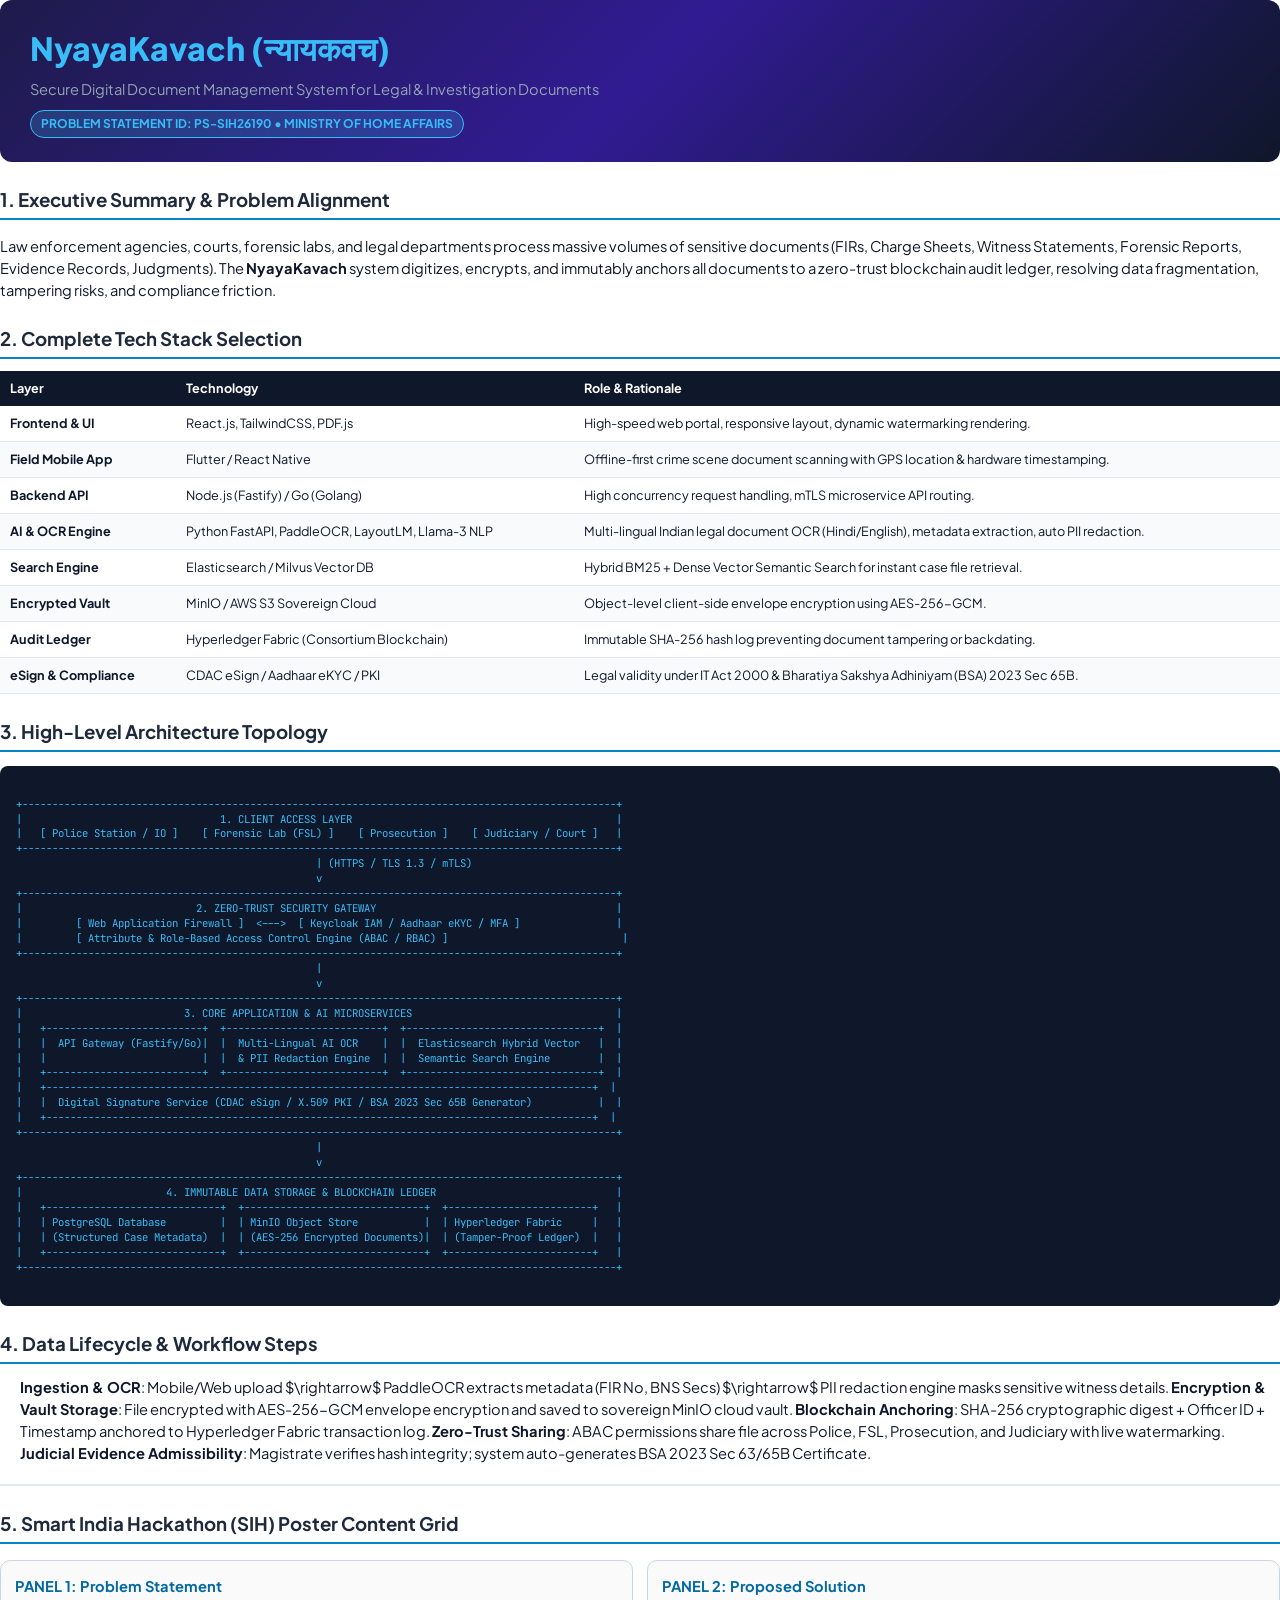
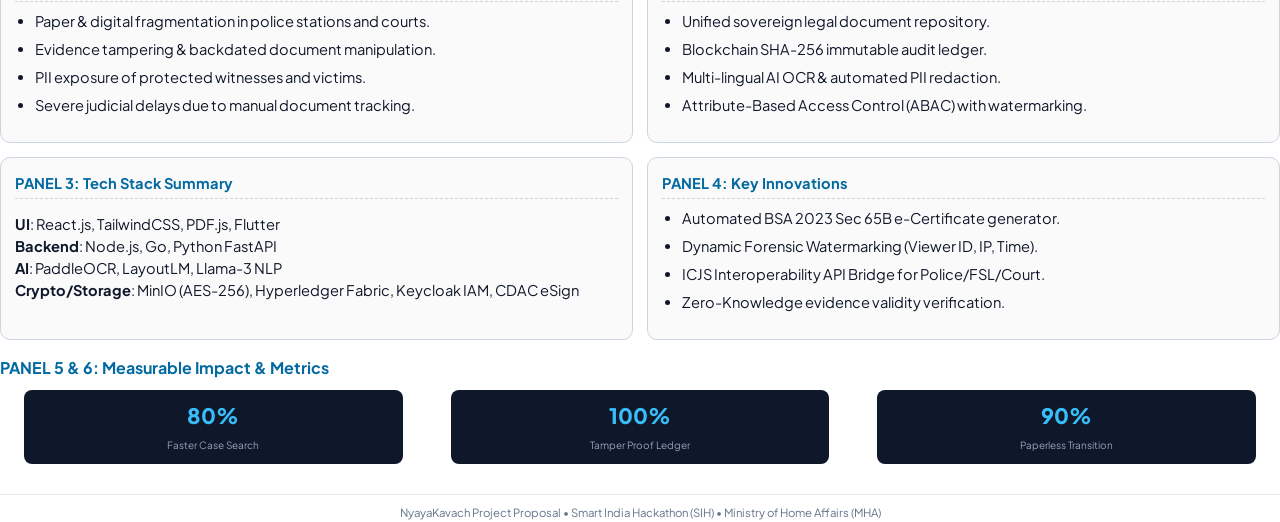
<file: generate_pdf.html>
<!DOCTYPE html>
<html lang="en">
<head>
  <meta charset="UTF-8">
  <title>NyayaKavach - Technical Solution & Poster Content (PS-SIH26190)</title>
  <style>
    @import url('https://fonts.googleapis.com/css2?family=Plus+Jakarta+Sans:wght@400;500;600;700;800&family=JetBrains+Mono:wght@400;500;600&display=swap');

    @page {
      size: A4 portrait;
      margin: 15mm;
    }

    body {
      font-family: 'Plus Jakarta Sans', sans-serif;
      color: #0f172a;
      line-height: 1.5;
      background: #ffffff;
      margin: 0;
      padding: 0;
      font-size: 11pt;
    }

    .page-break {
      page-break-before: always;
    }

    /* Cover / Header */
    .header-banner {
      background: linear-gradient(135deg, #1e1b4b, #311b92, #0f172a);
      color: #ffffff;
      padding: 24px 30px;
      border-radius: 12px;
      margin-bottom: 24px;
    }

    .header-banner h1 {
      font-size: 24pt;
      font-weight: 800;
      margin: 0 0 6px 0;
      color: #38bdf8;
    }

    .header-banner p {
      margin: 0;
      font-size: 11pt;
      color: #94a3b8;
    }

    .badge-pill {
      display: inline-block;
      background: rgba(56, 189, 248, 0.2);
      color: #38bdf8;
      border: 1px solid #38bdf8;
      padding: 4px 10px;
      border-radius: 20px;
      font-size: 9pt;
      font-weight: 700;
      margin-top: 10px;
    }

    h2 {
      font-size: 14pt;
      color: #1e293b;
      border-bottom: 2px solid #0284c7;
      padding-bottom: 4px;
      margin-top: 24px;
      margin-bottom: 12px;
    }

    h3 {
      font-size: 12pt;
      color: #0369a1;
      margin-top: 16px;
      margin-bottom: 8px;
    }

    p {
      margin-bottom: 10px;
    }

    ul, ol {
      margin-top: 0;
      margin-bottom: 12px;
      padding-left: 20px;
    }

    li {
      margin-bottom: 6px;
    }

    /* Tables */
    table {
      width: 100%;
      border-collapse: collapse;
      margin-top: 12px;
      margin-bottom: 16px;
      font-size: 9.5pt;
    }

    th {
      background: #0f172a;
      color: #ffffff;
      text-align: left;
      padding: 8px 10px;
      font-weight: 700;
    }

    td {
      padding: 8px 10px;
      border-bottom: 1px solid #e2e8f0;
    }

    tr:nth-child(even) {
      background: #f8fafc;
    }

    code {
      font-family: 'JetBrains Mono', monospace;
      background: #f1f5f9;
      color: #0284c7;
      padding: 2px 5px;
      border-radius: 4px;
      font-size: 8.5pt;
    }

    .diagram-box {
      background: #0f172a;
      color: #38bdf8;
      padding: 16px;
      border-radius: 8px;
      font-family: 'JetBrains Mono', monospace;
      font-size: 8pt;
      line-height: 1.4;
      white-space: pre;
      overflow-x: auto;
      margin: 14px 0;
    }

    /* Poster Grid Styling */
    .poster-grid {
      display: grid;
      grid-template-columns: 1fr 1fr;
      gap: 14px;
      margin-top: 16px;
    }

    .poster-panel {
      border: 1px solid #cbd5e1;
      border-radius: 10px;
      padding: 14px;
      background: #fafafa;
    }

    .poster-panel h4 {
      margin: 0 0 8px 0;
      color: #0369a1;
      font-size: 11pt;
      border-bottom: 1px dashed #cbd5e1;
      padding-bottom: 4px;
    }

    .metric-grid {
      display: flex;
      justify-content: space-around;
      text-align: center;
      margin-top: 10px;
    }

    .metric-box {
      background: #0f172a;
      color: #ffffff;
      padding: 10px;
      border-radius: 8px;
      width: 28%;
    }

    .metric-box .val {
      font-size: 16pt;
      font-weight: 800;
      color: #38bdf8;
      display: block;
    }

    .metric-box .lbl {
      font-size: 7.5pt;
      color: #94a3b8;
    }
  </style>
</head>
<body>

  <!-- PAGE 1: TECHNICAL SOLUTION -->
  <div class="header-banner">
    <h1>NyayaKavach (न्यायकवच)</h1>
    <p>Secure Digital Document Management System for Legal & Investigation Documents</p>
    <div class="badge-pill">PROBLEM STATEMENT ID: PS-SIH26190 • MINISTRY OF HOME AFFAIRS</div>
  </div>

  <h2>1. Executive Summary & Problem Alignment</h2>
  <p>Law enforcement agencies, courts, forensic labs, and legal departments process massive volumes of sensitive documents (FIRs, Charge Sheets, Witness Statements, Forensic Reports, Evidence Records, Judgments). The <strong>NyayaKavach</strong> system digitizes, encrypts, and immutably anchors all documents to a zero-trust blockchain audit ledger, resolving data fragmentation, tampering risks, and compliance friction.</p>

  <h2>2. Complete Tech Stack Selection</h2>
  <table>
    <thead>
      <tr>
        <th>Layer</th>
        <th>Technology</th>
        <th>Role & Rationale</th>
      </tr>
    </thead>
    <tbody>
      <tr>
        <td><strong>Frontend & UI</strong></td>
        <td>React.js, TailwindCSS, PDF.js</td>
        <td>High-speed web portal, responsive layout, dynamic watermarking rendering.</td>
      </tr>
      <tr>
        <td><strong>Field Mobile App</strong></td>
        <td>Flutter / React Native</td>
        <td>Offline-first crime scene document scanning with GPS location & hardware timestamping.</td>
      </tr>
      <tr>
        <td><strong>Backend API</strong></td>
        <td>Node.js (Fastify) / Go (Golang)</td>
        <td>High concurrency request handling, mTLS microservice API routing.</td>
      </tr>
      <tr>
        <td><strong>AI & OCR Engine</strong></td>
        <td>Python FastAPI, PaddleOCR, LayoutLM, Llama-3 NLP</td>
        <td>Multi-lingual Indian legal document OCR (Hindi/English), metadata extraction, auto PII redaction.</td>
      </tr>
      <tr>
        <td><strong>Search Engine</strong></td>
        <td>Elasticsearch / Milvus Vector DB</td>
        <td>Hybrid BM25 + Dense Vector Semantic Search for instant case file retrieval.</td>
      </tr>
      <tr>
        <td><strong>Encrypted Vault</strong></td>
        <td>MinIO / AWS S3 Sovereign Cloud</td>
        <td>Object-level client-side envelope encryption using AES-256-GCM.</td>
      </tr>
      <tr>
        <td><strong>Audit Ledger</strong></td>
        <td>Hyperledger Fabric (Consortium Blockchain)</td>
        <td>Immutable SHA-256 hash log preventing document tampering or backdating.</td>
      </tr>
      <tr>
        <td><strong>eSign & Compliance</strong></td>
        <td>CDAC eSign / Aadhaar eKYC / PKI</td>
        <td>Legal validity under IT Act 2000 & Bharatiya Sakshya Adhiniyam (BSA) 2023 Sec 65B.</td>
      </tr>
    </tbody>
  </table>

  <h2>3. High-Level Architecture Topology</h2>
  <div class="diagram-box">
+---------------------------------------------------------------------------------------------------+
|                                 1. CLIENT ACCESS LAYER                                            |
|   [ Police Station / IO ]    [ Forensic Lab (FSL) ]    [ Prosecution ]    [ Judiciary / Court ]   |
+---------------------------------------------------------------------------------------------------+
                                                  | (HTTPS / TLS 1.3 / mTLS)
                                                  v
+---------------------------------------------------------------------------------------------------+
|                             2. ZERO-TRUST SECURITY GATEWAY                                        |
|         [ Web Application Firewall ]  <--->  [ Keycloak IAM / Aadhaar eKYC / MFA ]                |
|         [ Attribute & Role-Based Access Control Engine (ABAC / RBAC) ]                             |
+---------------------------------------------------------------------------------------------------+
                                                  |
                                                  v
+---------------------------------------------------------------------------------------------------+
|                           3. CORE APPLICATION & AI MICROSERVICES                                  |
|   +--------------------------+  +--------------------------+  +--------------------------------+  |
|   |  API Gateway (Fastify/Go)|  |  Multi-Lingual AI OCR    |  |  Elasticsearch Hybrid Vector   |  |
|   |                          |  |  & PII Redaction Engine  |  |  Semantic Search Engine        |  |
|   +--------------------------+  +--------------------------+  +--------------------------------+  |
|   +-------------------------------------------------------------------------------------------+  |
|   |  Digital Signature Service (CDAC eSign / X.509 PKI / BSA 2023 Sec 65B Generator)           |  |
|   +-------------------------------------------------------------------------------------------+  |
+---------------------------------------------------------------------------------------------------+
                                                  |
                                                  v
+---------------------------------------------------------------------------------------------------+
|                        4. IMMUTABLE DATA STORAGE & BLOCKCHAIN LEDGER                              |
|   +-----------------------------+  +------------------------------+  +------------------------+   |
|   | PostgreSQL Database         |  | MinIO Object Store           |  | Hyperledger Fabric     |   |
|   | (Structured Case Metadata)  |  | (AES-256 Encrypted Documents)|  | (Tamper-Proof Ledger)  |   |
|   +-----------------------------+  +------------------------------+  +------------------------+   |
+---------------------------------------------------------------------------------------------------+
  </div>

  <div class="page-break"></div>

  <!-- PAGE 2: WORKFLOW & SIH POSTER CONTENT -->
  <h2>4. Data Lifecycle & Workflow Steps</h2>
  <ol>
    <td><strong>Ingestion & OCR</strong>: Mobile/Web upload $\rightarrow$ PaddleOCR extracts metadata (FIR No, BNS Secs) $\rightarrow$ PII redaction engine masks sensitive witness details.</td>
    <td><strong>Encryption & Vault Storage</strong>: File encrypted with AES-256-GCM envelope encryption and saved to sovereign MinIO cloud vault.</td>
    <td><strong>Blockchain Anchoring</strong>: SHA-256 cryptographic digest + Officer ID + Timestamp anchored to Hyperledger Fabric transaction log.</td>
    <td><strong>Zero-Trust Sharing</strong>: ABAC permissions share file across Police, FSL, Prosecution, and Judiciary with live watermarking.</td>
    <td><strong>Judicial Evidence Admissibility</strong>: Magistrate verifies hash integrity; system auto-generates BSA 2023 Sec 63/65B Certificate.</td>
  </ol>

  <hr style="border:0; border-top:2px solid #e2e8f0; margin: 20px 0;">

  <h2>5. Smart India Hackathon (SIH) Poster Content Grid</h2>

  <div class="poster-grid">
    <div class="poster-panel">
      <h4>PANEL 1: Problem Statement</h4>
      <ul>
        <li>Paper & digital fragmentation in police stations and courts.</li>
        <li>Evidence tampering & backdated document manipulation.</li>
        <li>PII exposure of protected witnesses and victims.</li>
        <li>Severe judicial delays due to manual document tracking.</li>
      </ul>
    </div>

    <div class="poster-panel">
      <h4>PANEL 2: Proposed Solution</h4>
      <ul>
        <li>Unified sovereign legal document repository.</li>
        <li>Blockchain SHA-256 immutable audit ledger.</li>
        <li>Multi-lingual AI OCR & automated PII redaction.</li>
        <li>Attribute-Based Access Control (ABAC) with watermarking.</li>
      </ul>
    </div>

    <div class="poster-panel">
      <h4>PANEL 3: Tech Stack Summary</h4>
      <p><strong>UI</strong>: React.js, TailwindCSS, PDF.js, Flutter<br>
      <strong>Backend</strong>: Node.js, Go, Python FastAPI<br>
      <strong>AI</strong>: PaddleOCR, LayoutLM, Llama-3 NLP<br>
      <strong>Crypto/Storage</strong>: MinIO (AES-256), Hyperledger Fabric, Keycloak IAM, CDAC eSign</p>
    </div>

    <div class="poster-panel">
      <h4>PANEL 4: Key Innovations</h4>
      <ul>
        <li>Automated BSA 2023 Sec 65B e-Certificate generator.</li>
        <li>Dynamic Forensic Watermarking (Viewer ID, IP, Time).</li>
        <li>ICJS Interoperability API Bridge for Police/FSL/Court.</li>
        <li>Zero-Knowledge evidence validity verification.</li>
      </ul>
    </div>
  </div>

  <h3>PANEL 5 & 6: Measurable Impact & Metrics</h3>
  <div class="metric-grid">
    <div class="metric-box">
      <span class="val">80%</span>
      <span class="lbl">Faster Case Search</span>
    </div>
    <div class="metric-box">
      <span class="val">100%</span>
      <span class="lbl">Tamper Proof Ledger</span>
    </div>
    <div class="metric-box">
      <span class="val">90%</span>
      <span class="lbl">Paperless Transition</span>
    </div>
  </div>

  <footer style="margin-top: 30px; text-align: center; font-size: 8.5pt; color: #64748b; border-top: 1px solid #e2e8f0; padding-top: 10px;">
    NyayaKavach Project Proposal • Smart India Hackathon (SIH) • Ministry of Home Affairs (MHA)
  </footer>

</body>
</html>
</file>
